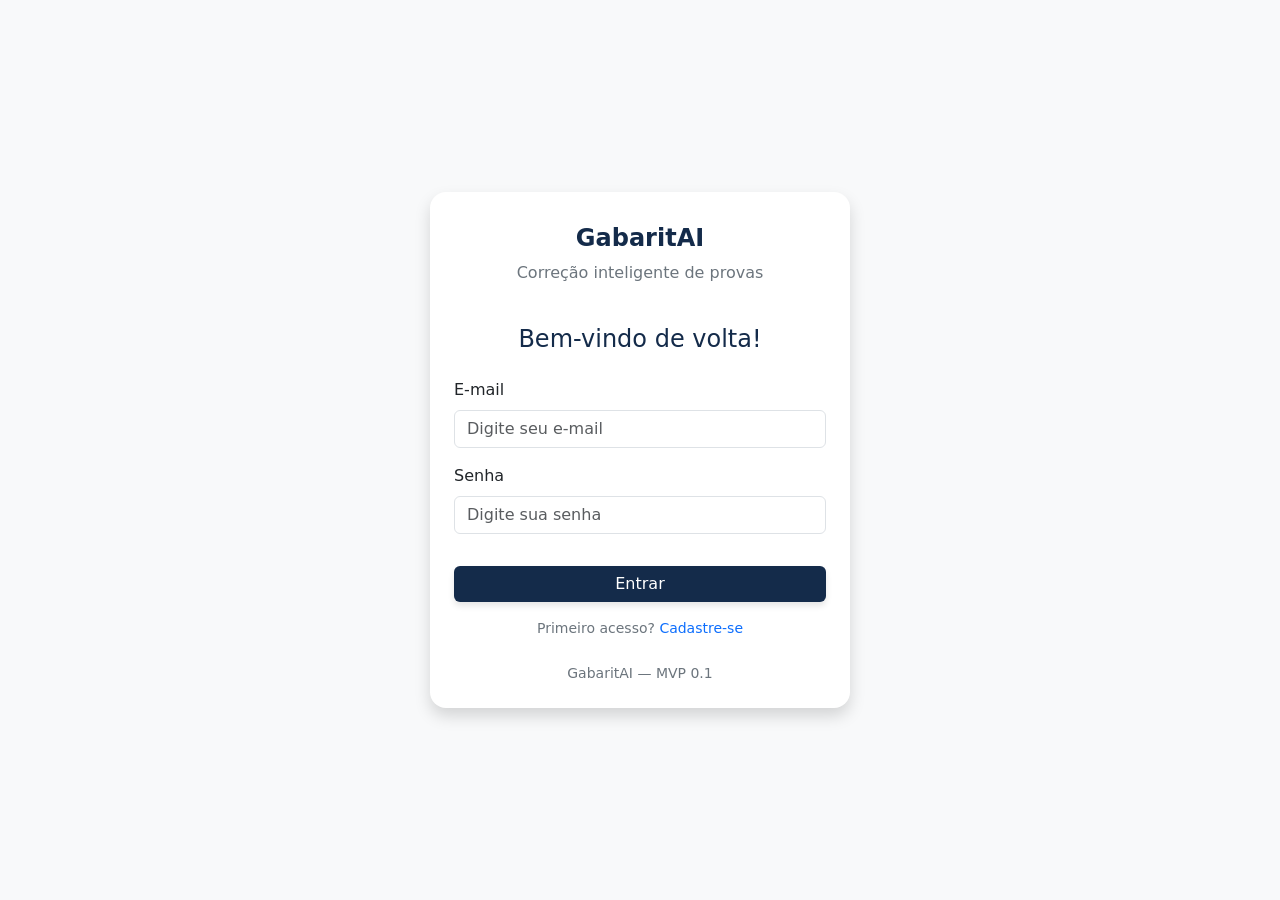
<file: frontend/index.html>
<!DOCTYPE html>
<html lang="pt-BR">
<head>
    <meta charset="UTF-8">
    <meta name="viewport" content="width=device-width, initial-scale=1.0">

    <link href="https://cdn.jsdelivr.net/npm/bootstrap@5.3.7/dist/css/bootstrap.min.css" rel="stylesheet">
    <link rel="stylesheet" href="css/style.css">

    <title>Login | GabaritAI</title>
</head>

<body class="bg-light">

    <main class="container min-vh-100 d-flex align-items-center justify-content-center">

        <div class="card shadow border-0 rounded-4 p-4 w-100" style="max-width: 420px;">

            <div class="text-center mb-4">
                <h1 class="frase-gabaritai mt-2">GabaritAI</h1>
                <p class="text-secondary">
                    Correção inteligente de provas
                </p>
            </div>

            <h2 class="h4 text-center frase-dashboard mb-4">
                Bem-vindo de volta!
            </h2>

            <form id="loginForm">

                <div class="mb-3">
                    <label for="email" class="form-label">
                        E-mail
                    </label>

                    <input
                        type="email"
                        class="form-control"
                        id="email"
                        name="email"
                        placeholder="Digite seu e-mail"
                        required
                    >
                </div>

                <div class="mb-3">
                    <label for="senha" class="form-label">
                        Senha
                    </label>

                    <input
                        type="password"
                        class="form-control"
                        id="senha"
                        name="senha"
                        placeholder="Digite sua senha"
                        required
                    >
                </div>

                <div
                    id="mensagemErro"
                    class="alert alert-danger d-none"
                    role="alert"
                >
                </div>

                <button
                    type="submit"
                    class="btn button-primary w-100 mt-3"
                    id="btnEntrar"
                >
                    Entrar
                </button>

            </form>
            <p class="text-center text-secondary small mt-3 mb-0">
                Primeiro acesso?
                <a href="cadastro.html" class="text-decoration-none">
                    Cadastre-se
                </a>
            </p>
            <p class="text-center text-secondary small mt-4 mb-0">
                GabaritAI — MVP 0.1
            </p>

        </div>

    </main>

    <script src="https://cdn.jsdelivr.net/npm/bootstrap@5.3.7/dist/js/bootstrap.bundle.min.js"></script>
    <script src="js/script.js"></script>

</body>
</html>
</file>
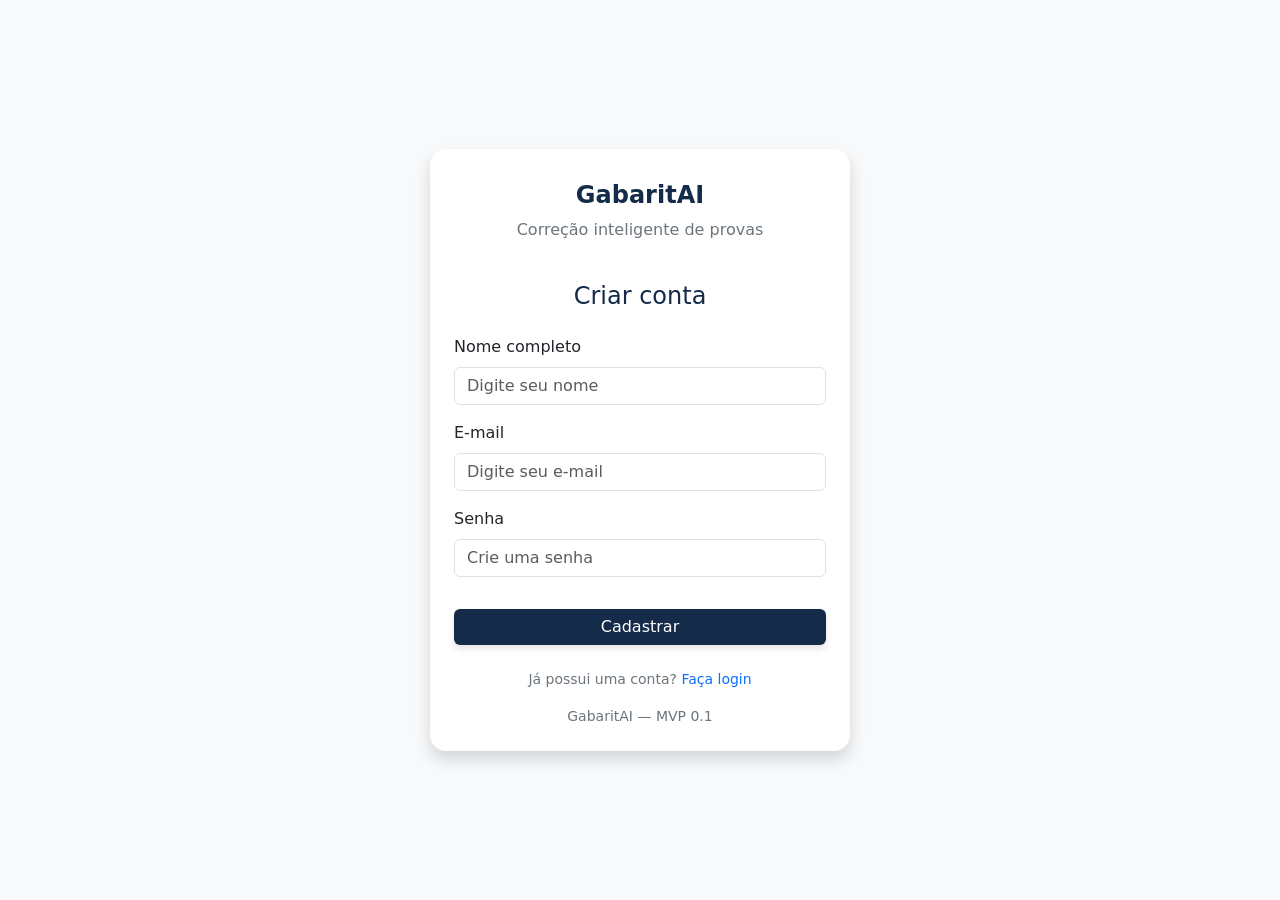
<file: frontend/cadastro.html>
<!DOCTYPE html>
<html lang="pt-BR">
<head>
    <meta charset="UTF-8">
    <meta name="viewport" content="width=device-width, initial-scale=1.0">

    <link href="https://cdn.jsdelivr.net/npm/bootstrap@5.3.7/dist/css/bootstrap.min.css" rel="stylesheet">
    <link rel="stylesheet" href="css/style.css">

    <title>Cadastro | GabaritAI</title>
</head>

<body class="bg-light">

    <main class="container min-vh-100 d-flex align-items-center justify-content-center">

        <div class="card shadow border-0 rounded-4 p-4 w-100" style="max-width: 420px;">

            <div class="text-center mb-4">
                <h1 class="frase-gabaritai mt-2">GabaritAI</h1>
                <p class="text-secondary">
                    Correção inteligente de provas
                </p>
            </div>

            <h2 class="h4 text-center frase-dashboard mb-4">
                Criar conta
            </h2>

            <form id="cadastroForm">

                <div class="mb-3">
                    <label for="nome" class="form-label">Nome completo</label>
                    <input
                        type="text"
                        class="form-control"
                        id="nome"
                        name="nome"
                        placeholder="Digite seu nome"
                        required
                    >
                </div>

                <div class="mb-3">
                    <label for="email" class="form-label">E-mail</label>
                    <input
                        type="email"
                        class="form-control"
                        id="email"
                        name="email"
                        placeholder="Digite seu e-mail"
                        required
                    >
                </div>

                <div class="mb-3">
                    <label for="senha" class="form-label">Senha</label>
                    <input
                        type="password"
                        class="form-control"
                        id="senha"
                        name="senha"
                        placeholder="Crie uma senha"
                        required
                    >
                </div>

                <div
                    id="mensagemErro"
                    class="alert alert-danger d-none"
                    role="alert">
                </div>

                <button
                    type="submit"
                    class="btn button-primary w-100 mt-3"
                    id="btnCadastrar">
                    Cadastrar
                </button>

            </form>

            <p class="text-center text-secondary small mt-4 mb-0">
                Já possui uma conta?
                <a href="index.html" class="text-decoration-none">
                    Faça login
                </a>
            </p>

            <p class="text-center text-secondary small mt-3 mb-0">
                GabaritAI — MVP 0.1
            </p>

        </div>

    </main>

    <script src="https://cdn.jsdelivr.net/npm/bootstrap@5.3.7/dist/js/bootstrap.bundle.min.js"></script>
    <script src="js/cadastro.js"></script>

</body>
</html>
</file>
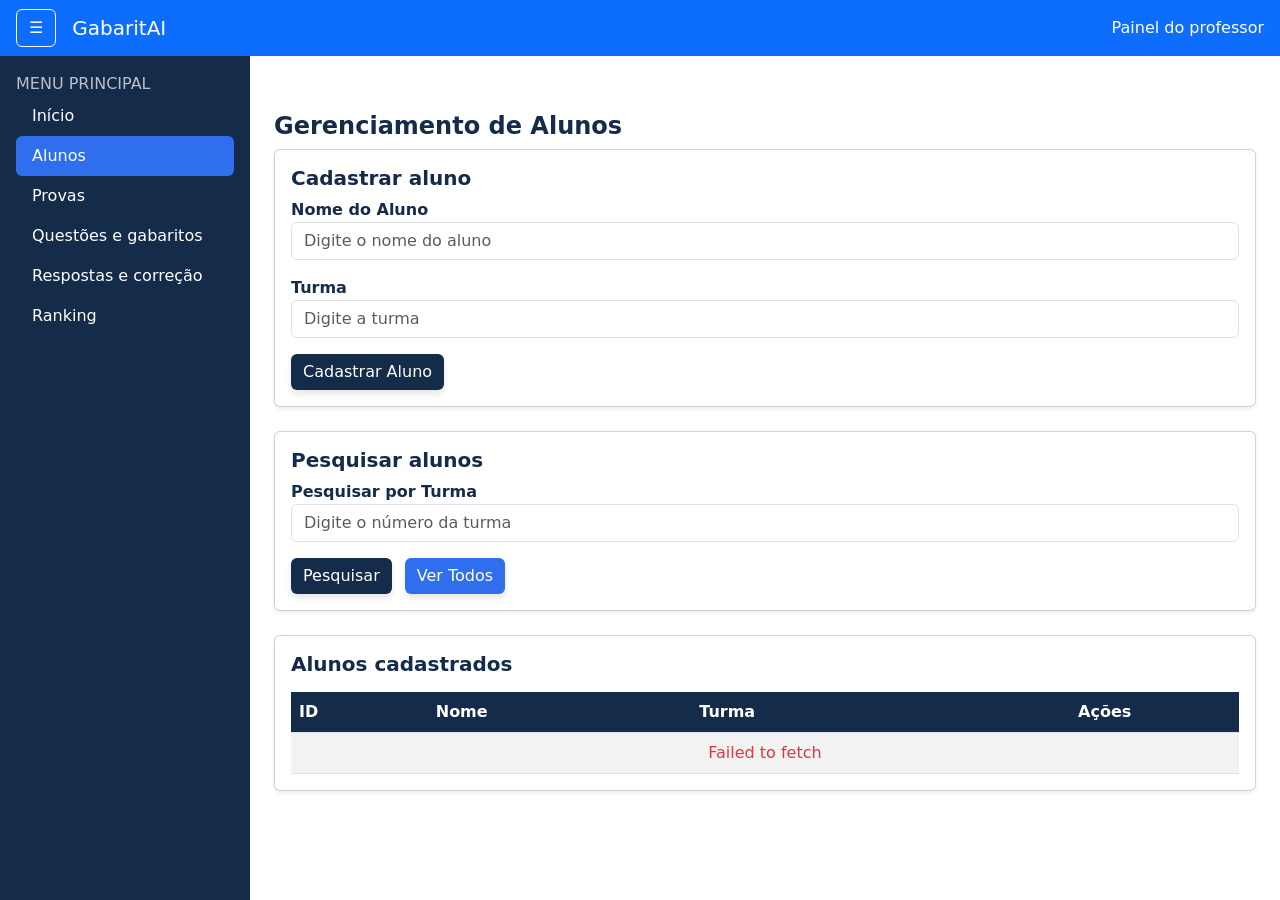
<file: frontend/pages/alunos.html>
<!DOCTYPE html>
<html lang="pt-BR">
<head>
    <meta charset="UTF-8">
    <meta name="viewport" content="width=device-width, initial-scale=1.0">

    <title>Alunos | GabaritAI</title>

    <link
        href="https://cdn.jsdelivr.net/npm/bootstrap@5.3.7/dist/css/bootstrap.min.css"
        rel="stylesheet"
    >
    <link rel="stylesheet" href="../css/style.css">
</head>
<body>
    <!-- Barra superior -->
    <header class="navbar bg-primary navbar-dark px-3">
        <button
            class="btn btn-outline-light"
            type="button"
            data-bs-toggle="collapse"
            data-bs-target="#menuLateral"
            aria-controls="menuLateral"
            aria-expanded="true"
            aria-label="Recolher ou expandir menu"
        >
            ☰
        </button>

        <a class="navbar-brand ms-3 me-auto" href="dashboard.html">
            GabaritAI
        </a>

        <span class="navbar-text text-white">
            Painel do professor
        </span>
    </header>

    <div class="d-flex">
        <!-- Menu lateral -->
        <aside
            class="menu-lateral collapse show"
            id="menuLateral"
        >
            <nav class="nav flex-column p-3">
                <span class="menu-titulo">
                    MENU PRINCIPAL
                </span>

                <a class="nav-link" href="dashboard.html">
                    Início
                </a>

                <a
                    class="nav-link active"
                    href="alunos.html"
                    aria-current="page"
                >
                    Alunos
                </a>

                <a class="nav-link" href="cadastro_prova.html">
                    Provas
                </a>

                <a class="nav-link" href="lista_questoes.html">
                    Questões e gabaritos
                </a>

                <a class="nav-link" href="respostas.html">
                    Respostas e correção
                </a>

                <a class="nav-link" href="ranking.html">
                    Ranking
                </a>
            </nav>
        </aside>

        <!-- Conteúdo da página -->
        <main class="flex-grow-1 p-3 p-md-4">
            <h1 class="frase-gabaritai">Gerenciamento de Alunos</h1>

            <!-- Cadastro -->
            <section class="card shadow-sm mb-4">
                <div class="card-body">
                    <h2 class="titulo-card">Cadastrar aluno</h2>

                    <form id="cadastroAlunoForm">
                        <div class="mb-3">
                            <label for="nome" class="sub-card-aluno">
                                Nome do Aluno
                            </label>

                            <input
                                type="text"
                                class="form-control"
                                id="nome"
                                placeholder="Digite o nome do aluno"
                                required
                            >
                        </div>

                        <div class="mb-3">
                            <label for="turma" class="sub-card-aluno">
                                Turma
                            </label>

                            <input
                                type="number"
                                class="form-control"
                                id="turma"
                                placeholder="Digite a turma"
                                required
                            >
                        </div>

                        <div id="mensagemAlerta" class="mb-3"></div>

                        <button
                            type="submit"
                            class="button-primary btn"
                        >
                            Cadastrar Aluno
                        </button>
                    </form>
                </div>
            </section>

            <!-- Pesquisa -->
            <section class="card shadow-sm mb-4">
                <div class="card-body">
                    <h2 class="titulo-card">Pesquisar alunos</h2>

                    <form id="pesquisarAlunoForm">
                        <div class="mb-3">
                            <label for="pesquisa" class="sub-card-aluno">
                                Pesquisar por Turma
                            </label>

                            <input
                                type="number"
                                class="form-control"
                                id="pesquisa"
                                placeholder="Digite o número da turma"
                                required
                            >
                        </div>

                        <button
                            type="button"
                            id="btnPesquisar"
                            class="button-primary btn"
                        >
                            Pesquisar
                        </button>

                        <button
                            type="button"
                            id="btnLimparPesquisa"
                            class="button-destaque btn btn-outline-secondary ms-2"
                        >
                            Ver Todos
                        </button>
                    </form>
                </div>
            </section>

            <!-- Listagem -->
            <section class="card shadow-sm">
                <div class="card-body">
                    <h2 class="titulo-card mb-3">Alunos cadastrados</h2>

                    <div class="table-responsive">
                        <table class="table table-striped table-hover align-middle">
                            <thead class="cabecalho-tabela">
                                <tr>
                                    <th>ID</th>
                                    <th>Nome</th>
                                    <th>Turma</th>
                                    <th class="text-center">Ações</th>
                                </tr>
                            </thead>

                            <tbody id="tabelaAlunosBody">
                                <!-- Preenchido via JavaScript -->
                            </tbody>
                        </table>
                    </div>
                </div>
            </section>
        </main>
    </div>


    <script src="https://cdn.jsdelivr.net/npm/bootstrap@5.3.7/dist/js/bootstrap.bundle.min.js"></script>
    <script src="../js/alunos.js"></script>
</body>
</html>
</file>
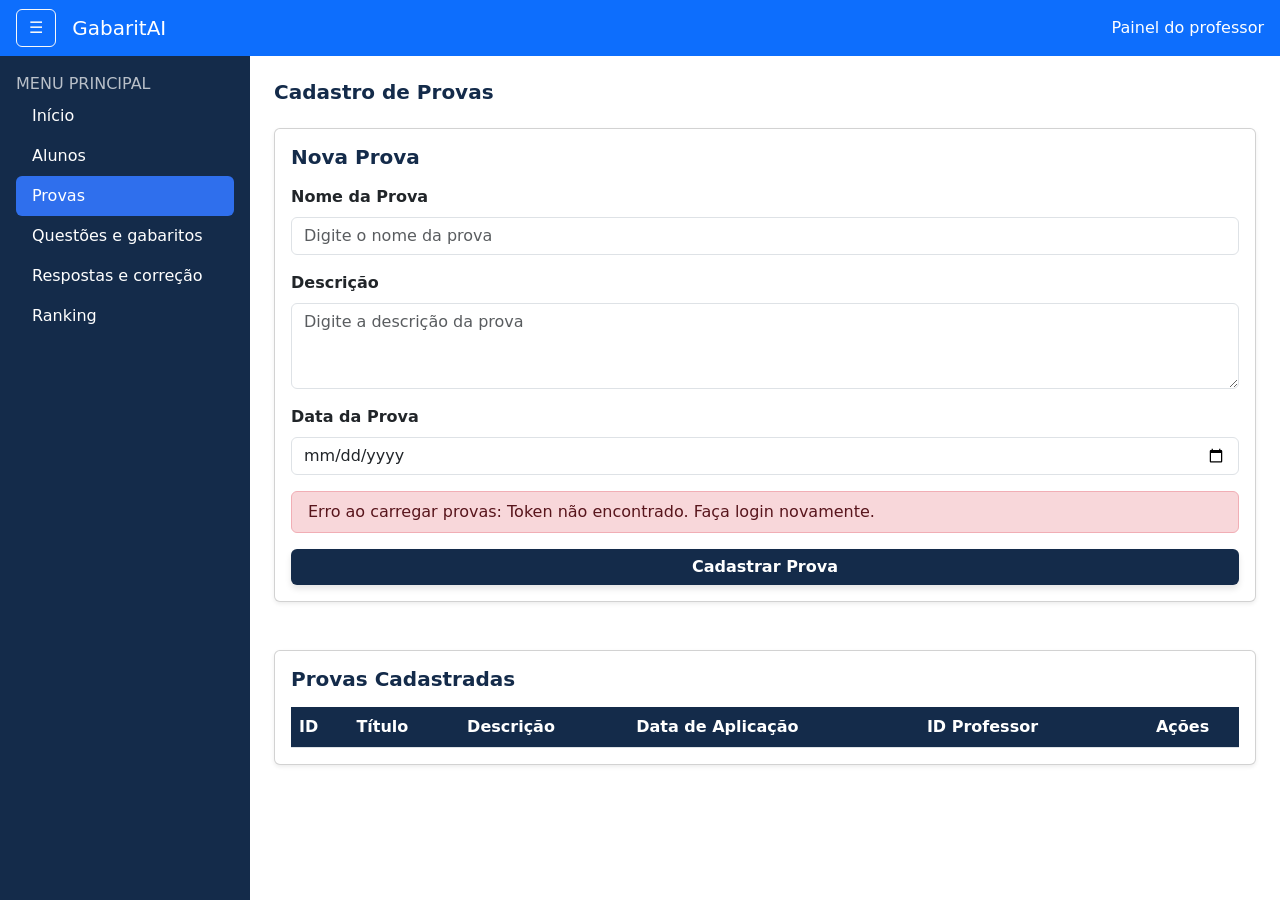
<file: frontend/pages/cadastro_prova.html>
<!DOCTYPE html>
<html lang="pt-br">
<head>
    <meta charset="UTF-8">
    <meta name="viewport" content="width=device-width, initial-scale=1.0">
    <title>Cadastro de provas</title>
    <link href="https://cdn.jsdelivr.net/npm/bootstrap@5.3.7/dist/css/bootstrap.min.css" rel="stylesheet">
    <link rel="stylesheet" href="../css/style.css">
</head>
<body>
    <!-- Barra superior -->
    <header class="navbar bg-primary navbar-dark px-3">
        <button
            class="btn btn-outline-light"
            type="button"
            data-bs-toggle="collapse"
            data-bs-target="#menuLateral"
            aria-controls="menuLateral"
            aria-expanded="true"
            aria-label="Recolher ou expandir menu"
        >
            ☰
        </button>

        <a class="navbar-brand ms-3 me-auto" href="dashboard.html">
            GabaritAI
        </a>

        <span class="navbar-text text-white">
            Painel do professor
        </span>
    </header>

    <div class="d-flex">
        <!-- Menu lateral -->
        <aside
            class="menu-lateral collapse show"
            id="menuLateral"
        >
            <nav class="nav flex-column p-3">
                <span class="menu-titulo">
                    MENU PRINCIPAL
                </span>

                <a class="nav-link" href="dashboard.html">
                    Início
                </a>

                <a
                    class="nav-link"
                    href="alunos.html"
                >
                    Alunos
                </a>

                <a class="nav-link active" 
                    href="cadastro_prova.html"
                    aria-current="page">
                    Provas
                </a>

                <a class="nav-link" href="lista_questoes.html">
                    Questões e gabaritos
                </a>

                <a class="nav-link" href="respostas.html">
                    Respostas e correção
                </a>

                <a class="nav-link" href="ranking.html">
                    Ranking
                </a>
            </nav>
        </aside>
        
        <main class="flex-grow-1 p-4">
            <h1 class="titulo-card mb-4">Cadastro de Provas</h1>
            <section class="card shadow-sm mb-5">
                <div class="card-body">
                    <h2 class="titulo-card mb-3">Nova Prova</h2>
                    <form id="cadastroProvaForm">
                        <div class="mb-3">
                            <label for="nome" class="form-label fw-bold">Nome da Prova</label>
                            <input type="text" class="form-control" id="nome" placeholder="Digite o nome da prova">
                        </div>
                        <div class="mb-3">
                            <label for="descricao" class="form-label fw-bold">Descrição</label>
                            <textarea class="form-control" id="descricao" rows="3" placeholder="Digite a descrição da prova"></textarea>
                        </div>
                        <div class="mb-3">
                            <label for="data" class="form-label fw-bold">Data da Prova</label>
                            <input type="date" class="form-control" id="data">
                        </div>
                        <div id="mensagemAlerta" class="mb-3"></div>
                        <button type="submit" class="btn button-primary w-100 fw-bold">Cadastrar Prova</button>
                    </form>
                </div>    
            </section>
            <!-- TABELA DE PROVAS -->
            <section class="card shadow-sm mb-4">
                <div class="card-body">
                    <h2 class="titulo-card mb-3">Provas Cadastradas</h2>

                    <div class="table-responsive">
                        <table class="table table-striped table-hover align-middle">
                            <thead class="cabecalho-tabela">
                                <tr>
                                    <th>ID</th>
                                    <th>Título</th>
                                    <th>Descrição</th>
                                    <th>Data de Aplicação</th>
                                    <th>ID Professor</th>
                                    <th class="text-center">Ações</th>
                                </tr>
                            </thead>

                            <tbody id="tabelaProvasBody">
                                <!-- Preenchido via JS -->
                            </tbody>
                        </table>
                    </div>
                </div>
            </section>

            
            <!-- PAINEL DE QUESTÕES DA PROVA SELECIONADA -->
            <section id="painelQuestoes" class="card shadow-sm mb-4 d-none">
                <div class="card-body">

                    <!-- Cabeçalho do painel -->
                    <div class="d-flex justify-content-between align-items-center mb-4">
                        <h2 class="titulo-card m-0" id="tituloProvaSelecionada">
                            Questões da Prova
                        </h2>

                        <button
                            type="button"
                            class="btn button-destaque"
                            onclick="fecharPainelQuestoes()"
                        >
                            Fechar ✖
                        </button>
                    </div>

                    <!-- FORMULÁRIO DE CADASTRO DE QUESTÃO -->
                    <section class="card shadow-sm mb-4">
                        <div class="card-body">
                            <h3 class="titulo-card mb-3">
                                Adicionar Questão ao Gabarito
                            </h3>

                            <form id="cadastroQuestaoForm" class="row g-3">
                                <div class="col-md-4">
                                    <label for="numeroQuestao" class="form-label fw-bold">
                                        Nº Questão
                                    </label>
                                    <input
                                        type="number"
                                        class="form-control"
                                        id="numeroQuestao"
                                        placeholder="Ex: 1"
                                        min="1"
                                        required
                                    >
                                </div>

                                <div class="col-md-5">
                                    <label for="alternativaCorreta" class="form-label fw-bold">
                                        Alternativa Correta
                                    </label>
                                    <select
                                        class="form-select"
                                        id="alternativaCorreta"
                                        required
                                    >
                                        <option value="">Selecione...</option>
                                        <option value="A">A</option>
                                        <option value="B">B</option>
                                        <option value="C">C</option>
                                        <option value="D">D</option>
                                        <option value="E">E</option>
                                    </select>
                                </div>

                                <div class="col-md-3 d-flex align-items-end">
                                    <button
                                        type="submit"
                                        class="btn button-primary w-100 fw-bold"
                                    >
                                        Salvar Questão
                                    </button>
                                </div>
                            </form>

                            <div id="alertaQuestao" class="mt-3"></div>
                        </div>
                    </section>

                    <!-- TABELA DE QUESTÕES DA PROVA -->
                    <div class="table-responsive">
                        <table class="table table-bordered table-hover align-middle text-center">
                            <thead class="cabecalho-tabela">
                                <tr>
                                    <th>Nº Questão</th>
                                    <th>Gabarito Oficial</th>
                                    <th>Ação</th>
                                </tr>
                            </thead>

                            <tbody id="tabelaQuestoesBody">
                                <!-- Preenchido via JS -->
                            </tbody>
                        </table>
                    </div>

                </div>
            </section> 
        </main>    
    </div>
    <script src="https://cdn.jsdelivr.net/npm/bootstrap@5.3.7/dist/js/bootstrap.bundle.min.js"></script>
    <script src="../js/provas.js"></script>
</body>
</html>
</file>
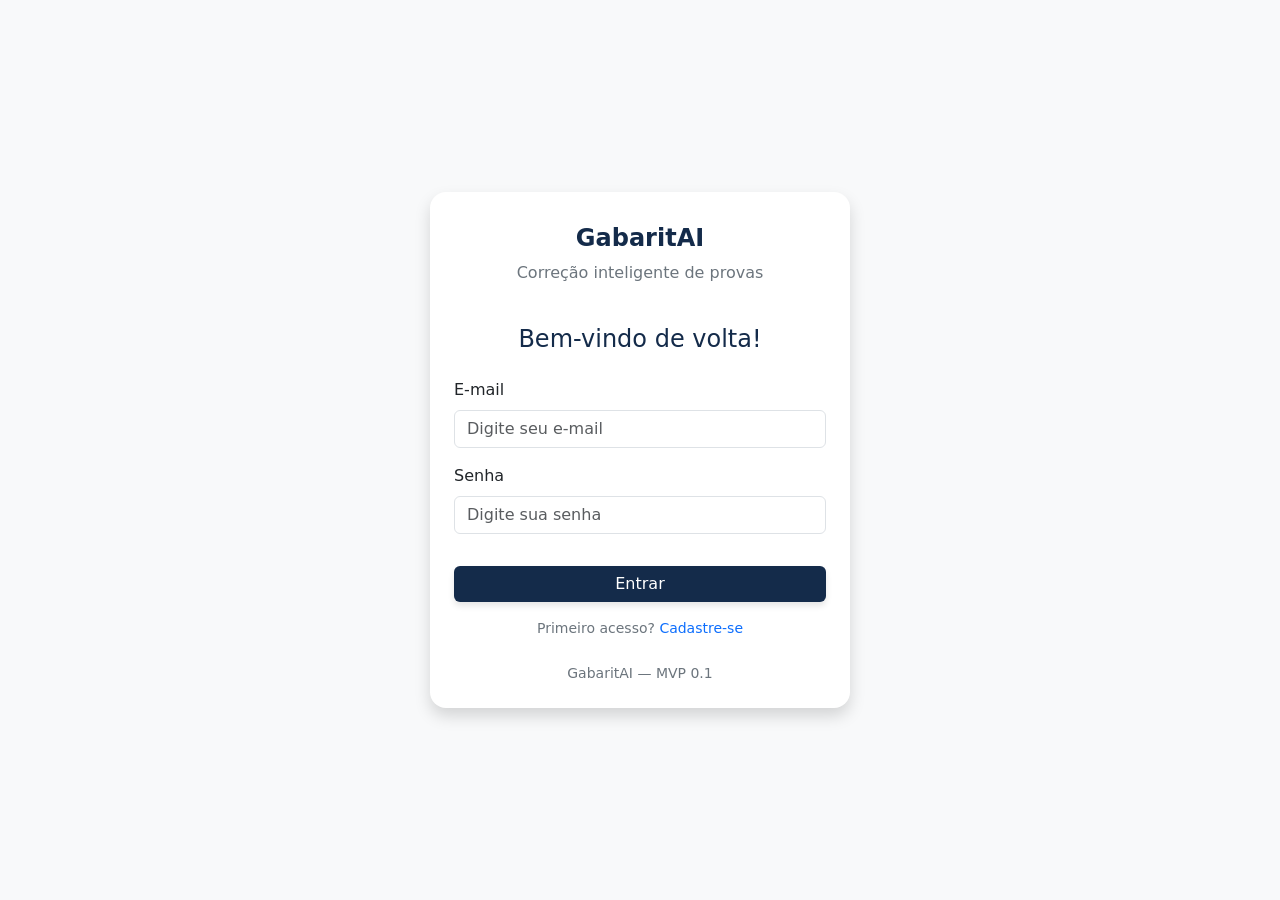
<file: frontend/pages/dashboard.html>
<!DOCTYPE html>
<html lang="pt-BR">
<head>
    <meta charset="UTF-8">
    <meta name="viewport" content="width=device-width, initial-scale=1.0">

    <title>Dashboard | GabaritAI</title>

    <link
        href="https://cdn.jsdelivr.net/npm/bootstrap@5.3.7/dist/css/bootstrap.min.css"
        rel="stylesheet"
    >
    <link rel="stylesheet" href="../css/style.css">
</head>
<body>

    <header class="navbar bg-primary navbar-dark px-3">
        <button
            class="btn btn-outline-light"
            type="button"
            data-bs-toggle="collapse"
            data-bs-target="#menuLateral"
            aria-controls="menuLateral"
            aria-expanded="true"
            aria-label="Recolher ou expandir menu"
        >
            ☰
        </button>

        <a class="navbar-brand ms-3 me-auto" href="dashboard.html">
            GabaritAI
        </a>

        <span class="navbar-text text-white me-3">
            Painel do professor
        </span>

        <button
            class="btn btn-outline-light"
            type="button"
            id="btnLogout"
        >
            Sair
        </button>
    </header>


    <div class="d-flex">
        <aside
            class="menu-lateral collapse show"
            id="menuLateral"
        >
            <nav class="nav flex-column p-3">
                <span class="menu-titulo small mb-2">
                    MENU PRINCIPAL
                </span>

                <a class="nav-link active" href="dashboard.html">
                    Início
                </a>
                <a class="nav-link" href="alunos.html">
                    Alunos
                </a>
                <a class="nav-link" href="cadastro_prova.html">
                    Provas
                </a>
                <a class="nav-link" href="lista_questoes.html">
                    Questões e gabaritos
                </a>
                <a class="nav-link" href="respostas.html">
                    Respostas e correção
                </a>
                <a class="nav-link" href="ranking.html">
                    Ranking
                </a>
            </nav>
        </aside>

        <main class="container-fluid p-4">
            <h1 class="frase-gabaritai">
                Bem-vindo, <span id="nomeProfessor">professor!</span>
            </h1>

            <p class="frase-dashboard">
                Acesse as funcionalidades do sistema pelo menu
                ou pelos atalhos abaixo.
            </p>

            <div class="row g-3">
                <div class="col-12 col-md-6 col-xl-4">
                    <a href="alunos.html"
                       class="card card-atalho card-body h-100 text-decoration-none">
                        <h2 class="titulo-card">Alunos</h2>
                        <p class="frase-dashboard">
                            Cadastre e consulte os alunos.
                        </p>
                    </a>
                </div>

                <div class="col-12 col-md-6 col-xl-4">
                    <a href="cadastro_prova.html"
                       class="card card-atalho card-body h-100 text-decoration-none">
                        <h2 class="titulo-card">Provas</h2>
                        <p class="frase-dashboard">
                            Acesse o cadastro de provas.
                        </p>
                    </a>
                </div>

                <div class="col-12 col-md-6 col-xl-4">
                    <a href="lista_questoes.html"
                       class="card card-atalho card-body h-100 text-decoration-none">
                        <h2 class="titulo-card">Questões e gabaritos</h2>
                        <p class="frase-dashboard">
                            Consulte e gerencie os gabaritos.
                        </p>
                    </a>
                </div>

                <div class="col-12 col-md-6 col-xl-4">
                    <a href="respostas.html"
                       class="card card-atalho card-body h-100 text-decoration-none">
                        <h2 class="titulo-card">Respostas e correção</h2>
                        <p class="frase-dashboard">
                            Registre respostas e consulte correções.
                        </p>
                    </a>
                </div>

                <div class="col-12 col-md-6 col-xl-4">
                    <a href="ranking.html"
                       class="card card-atalho card-body h-100 text-decoration-none">
                        <h2 class="titulo-card">Ranking</h2>
                        <p class="frase-dashboard">
                            Consulte a classificação dos alunos.
                        </p>
                    </a>
                </div>
            </div>
        </main>
    </div>


    <script src="../js/dashboard.js"></script>
    <script src="https://cdn.jsdelivr.net/npm/bootstrap@5.3.7/dist/js/bootstrap.bundle.min.js"></script>
</body>
</html>
</file>
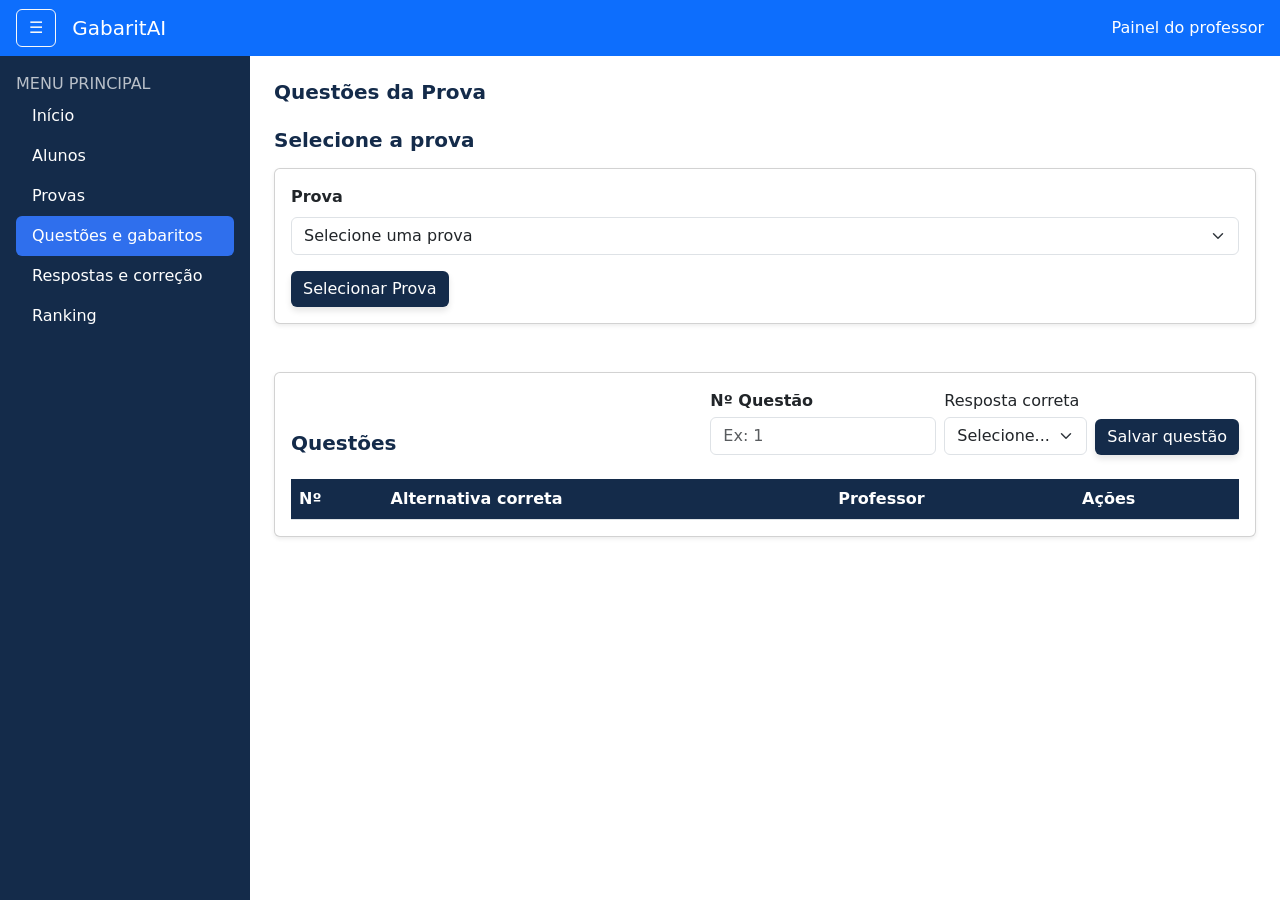
<file: frontend/pages/lista_questoes.html>
<!DOCTYPE html>
<html lang="pt-BR">

<head>
    <meta charset="UTF-8">
    <meta name="viewport" content="width=device-width, initial-scale=1.0">
    <title>Questões</title>

    <link href="https://cdn.jsdelivr.net/npm/bootstrap@5.3.7/dist/css/bootstrap.min.css" rel="stylesheet">
    <link rel="stylesheet" href="../css/style.css">
</head>
<body>
    <!-- Barra superior -->
    <header class="navbar bg-primary navbar-dark px-3">
        <button
            class="btn btn-outline-light"
            type="button"
            data-bs-toggle="collapse"
            data-bs-target="#menuLateral"
            aria-controls="menuLateral"
            aria-expanded="true"
            aria-label="Recolher ou expandir menu"
        >
            ☰
        </button>

        <a class="navbar-brand ms-3 me-auto" href="dashboard.html">
            GabaritAI
        </a>

        <span class="navbar-text text-white">
            Painel do professor
        </span>
    </header>

    <div class="d-flex">
        <!-- Menu lateral -->
        <aside
            class="menu-lateral collapse show"
            id="menuLateral"
        >
            <nav class="nav flex-column p-3">
                <span class="menu-titulo">
                    MENU PRINCIPAL
                </span>

                <a class="nav-link" href="dashboard.html">
                    Início
                </a>

                <a
                    class="nav-link"
                    href="alunos.html"
                >
                    Alunos
                </a>

                <a class="nav-link" 
                    href="cadastro_prova.html"
                >
                    Provas
                </a>

                <a class="nav-link active" 
                    href="lista_questoes.html"
                    aria-current="page"
                >
                    Questões e gabaritos
                </a>

                <a class="nav-link" href="respostas.html">
                    Respostas e correção
                </a>

                <a class="nav-link" href="ranking.html">
                    Ranking
                </a>
            </nav>
        </aside>

        <main class="flex-grow-1 p-4">
            <h1 class="titulo-card mb-4">Questões da Prova</h1>
            <!-- Seleção da prova -->
            <div class="container-fluid px-0">
                <h2 class="titulo-card mb-3">Selecione a prova</h2>
                <section class="card shadow-sm mb-5">
                    <div class="card-body">
                        <form id="seletorProvaForm">
                            <div class="mb-3">
                                <label for="provaSelect" class="form-label fw-bold">
                                    Prova
                                </label>
                                <select class="form-select" id="provaSelect">
                                    <option value="">Selecione uma prova</option>
                                </select>
                            </div>
                            <button type="submit" class="btn button-primary">
                                Selecionar Prova
                            </button>
                        </form>
                    </div>
                </section>
                    
                <section class="card shadow-sm mb-4">
                    <!-- Tabela de questões -->
                    <div class="card-body">
                        <div class="d-flex flex-wrap justify-content-between align-items-end gap-3 mb-4" id="adicionaQuestao">
                            <h2 class="titulo-card mb-0">Questões</h2>
                            <form id="cadastroQuestaoForm" class="row g-2 align-items-end">
                                <div class="col-auto">
                                    <label for="numeroQuestao" class="form-label mb-1 fw-bold">
                                        Nº Questão
                                    </label>
                                    <input type="number" class="form-control" id="numeroQuestao" min="1" placeholder="Ex: 1" required>
                                </div>
                                <div class="col-auto">
                                    <label for="alternativaCorreta" class="form-label mb-1">Resposta correta</label>
                                    <select class="form-select" id="alternativaCorreta" required>
                                        <option value="">Selecione...</option>
                                        <option value="A">A</option>
                                        <option value="B">B</option>
                                        <option value="C">C</option>
                                        <option value="D">D</option>
                                        <option value="E">E</option>
                                    </select>
                                </div>
                                <div class="col-auto">
                                    <button type="submit" class="btn button-primary" id="botaoSalvarQuestao">
                                        Salvar questão
                                    </button>

                                    <button type="button" class="btn btn-secondary d-none" id="botaoCancelarEdicao">
                                        Cancelar edição
                                    </button>
                                </div>
                            </form>
                        </div>

                        <div class="table-responsive">
                            <table class="table table-striped table-hover align-middle">
                                <thead class="cabecalho-tabela">
                                    <tr>
                                        <th>Nº</th>
                                        <th>Alternativa correta</th>
                                        <th>Professor</th>
                                        <th>Ações</th>
                                    </tr>
                                </thead>
                                <tbody id="tabelaQuestoesBody">
                                    <!-- Questões serão inseridas pelo JavaScript -->
                                </tbody>
                            </table>
                        </div>
                    </div>
                </section>
            </div>            
        </main>
    </div>
    <script src="https://cdn.jsdelivr.net/npm/bootstrap@5.3.7/dist/js/bootstrap.bundle.min.js"></script>
    <script src="../js/script.js"></script>
    <script src="../js/questoes.js"></script>
</body>

</html>
</file>
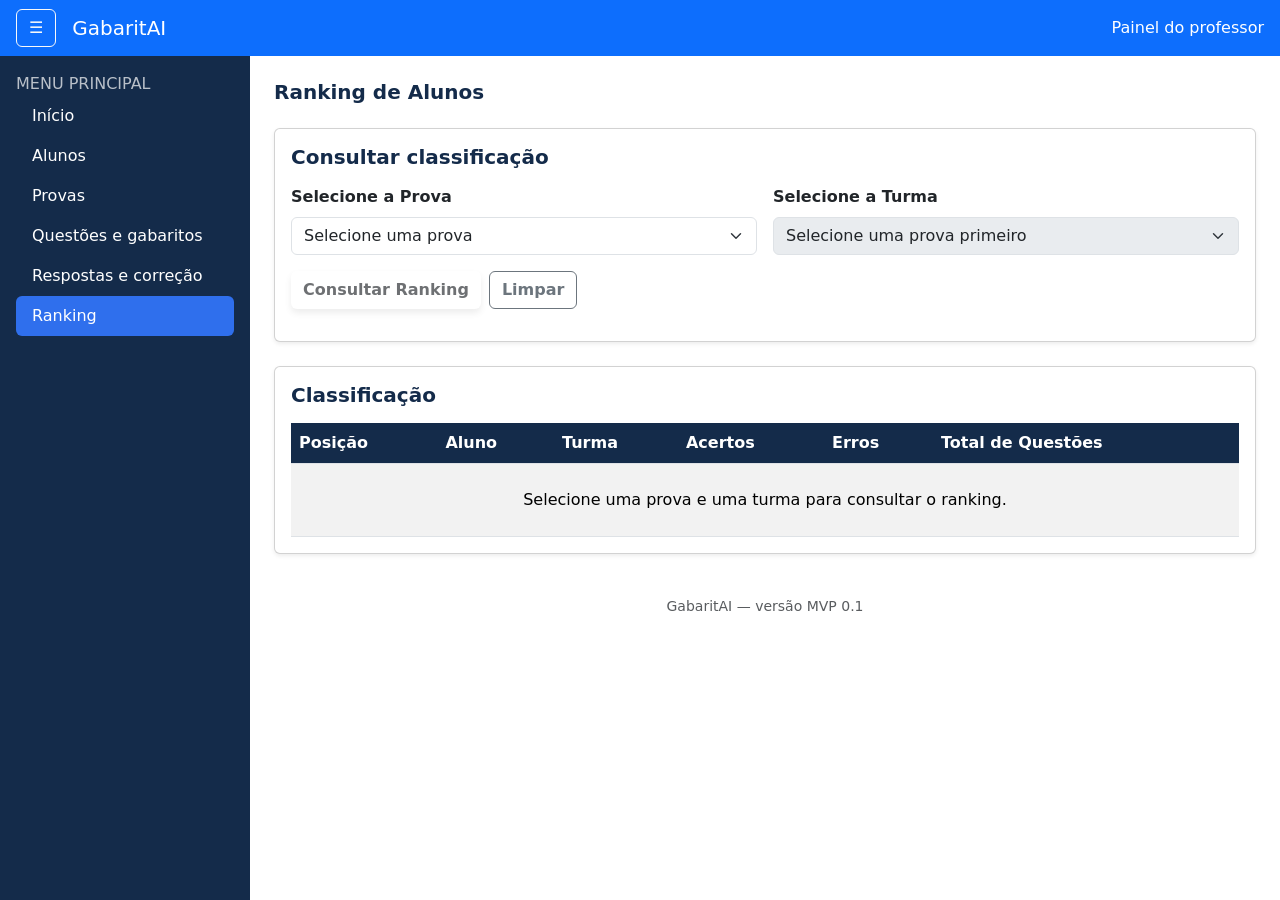
<file: frontend/pages/ranking.html>
<!DOCTYPE html>
<html lang="pt-br">
<head>
    <meta charset="UTF-8">
    <meta name="viewport" content="width=device-width, initial-scale=1.0">

    <title>Ranking de Alunos | GabaritAI</title>

    <link
        href="https://cdn.jsdelivr.net/npm/bootstrap@5.3.7/dist/css/bootstrap.min.css"
        rel="stylesheet"
    >
    <link rel="stylesheet" href="../css/style.css">
</head>
<body>

    <!-- Barra superior -->
    <header class="navbar bg-primary navbar-dark px-3">
        <button
            class="btn btn-outline-light"
            type="button"
            data-bs-toggle="collapse"
            data-bs-target="#menuLateral"
            aria-controls="menuLateral"
            aria-expanded="true"
            aria-label="Recolher ou expandir menu"
        >
            ☰
        </button>

        <a class="navbar-brand ms-3 me-auto" href="dashboard.html">
            GabaritAI
        </a>

        <span class="navbar-text text-white">
            Painel do professor
        </span>
    </header>

    <div class="d-flex">

        <!-- Menu lateral -->
        <aside class="menu-lateral collapse show" id="menuLateral">
            <nav class="nav flex-column p-3">
                <span class="menu-titulo">MENU PRINCIPAL</span>

                <a class="nav-link" href="dashboard.html">Início</a>
                <a class="nav-link" href="alunos.html">Alunos</a>
                <a class="nav-link" href="cadastro_prova.html">Provas</a>
                <a class="nav-link" href="lista_questoes.html">
                    Questões e gabaritos
                </a>
                <a class="nav-link" href="respostas.html">
                    Respostas e correção
                </a>
                <a
                    class="nav-link active"
                    href="ranking.html"
                    aria-current="page"
                >
                    Ranking
                </a>
            </nav>
        </aside>

        <!-- Conteúdo principal -->
        <main class="flex-grow-1 p-4">

            <h1 class="titulo-card mb-4">Ranking de Alunos</h1>

            <!-- Filtros do ranking -->
            <section class="card shadow-sm mb-4">
                <div class="card-body">

                    <h2 class="titulo-card mb-3">
                        Consultar classificação
                    </h2>

                    <div class="row g-3 mb-3">

                        <div class="col-md-6">
                            <label for="provaSelect" class="form-label fw-bold">
                                Selecione a Prova
                            </label>

                            <select
                                id="provaSelect"
                                class="form-select"
                                required
                            >
                                <option value="">Selecione uma prova</option>
                            </select>
                        </div>

                        <div class="col-md-6">
                            <label for="turmaSelect" class="form-label fw-bold">
                                Selecione a Turma
                            </label>

                            <select
                                id="turmaSelect"
                                class="form-select"
                                disabled
                                required
                            >
                                <option value="">
                                    Selecione uma prova primeiro
                                </option>
                            </select>
                        </div>

                    </div>

                    <div class="d-flex flex-wrap gap-2">
                        <button
                            type="button"
                            id="btnConsultarRanking"
                            class="btn button-primary fw-bold"
                            disabled
                        >
                            Consultar Ranking
                        </button>

                        <button
                            type="button"
                            id="btnLimparRanking"
                            class="btn btn-outline-secondary fw-bold"
                        >
                            Limpar
                        </button>
                    </div>

                    <div
                        id="mensagemAlerta"
                        class="mt-3 mb-0"
                        role="status"
                    ></div>

                </div>
            </section>

            <!-- Tabela de classificação -->
            <section class="card shadow-sm mb-4">
                <div class="card-body">

                    <h2 class="titulo-card mb-3">
                        Classificação
                    </h2>

                    <div class="table-responsive">
                        <table class="table table-striped table-hover align-middle mb-0">
                            <thead class="cabecalho-tabela">
                                <tr>
                                    <th scope="col">Posição</th>
                                    <th scope="col">Aluno</th>
                                    <th scope="col">Turma</th>
                                    <th scope="col">Acertos</th>
                                    <th scope="col">Erros</th>
                                    <th scope="col">Total de Questões</th>
                                </tr>
                            </thead>

                            <tbody id="tabelaRankingBody">
                                <tr>
                                    <td colspan="6" class="text-center py-4">
                                        Selecione uma prova e uma turma para
                                        consultar o ranking.
                                    </td>
                                </tr>
                            </tbody>
                        </table>
                    </div>

                </div>
            </section>

            <footer class="text-center text-muted py-3">
                <small>GabaritAI — versão MVP 0.1</small>
            </footer>

        </main>
    </div>

    <!-- Scripts -->
    <script src="https://cdn.jsdelivr.net/npm/bootstrap@5.3.7/dist/js/bootstrap.bundle.min.js"></script>
    <script src="../js/script.js"></script>
    <script src="../js/ranking.js"></script>

</body>
</html>
</file>
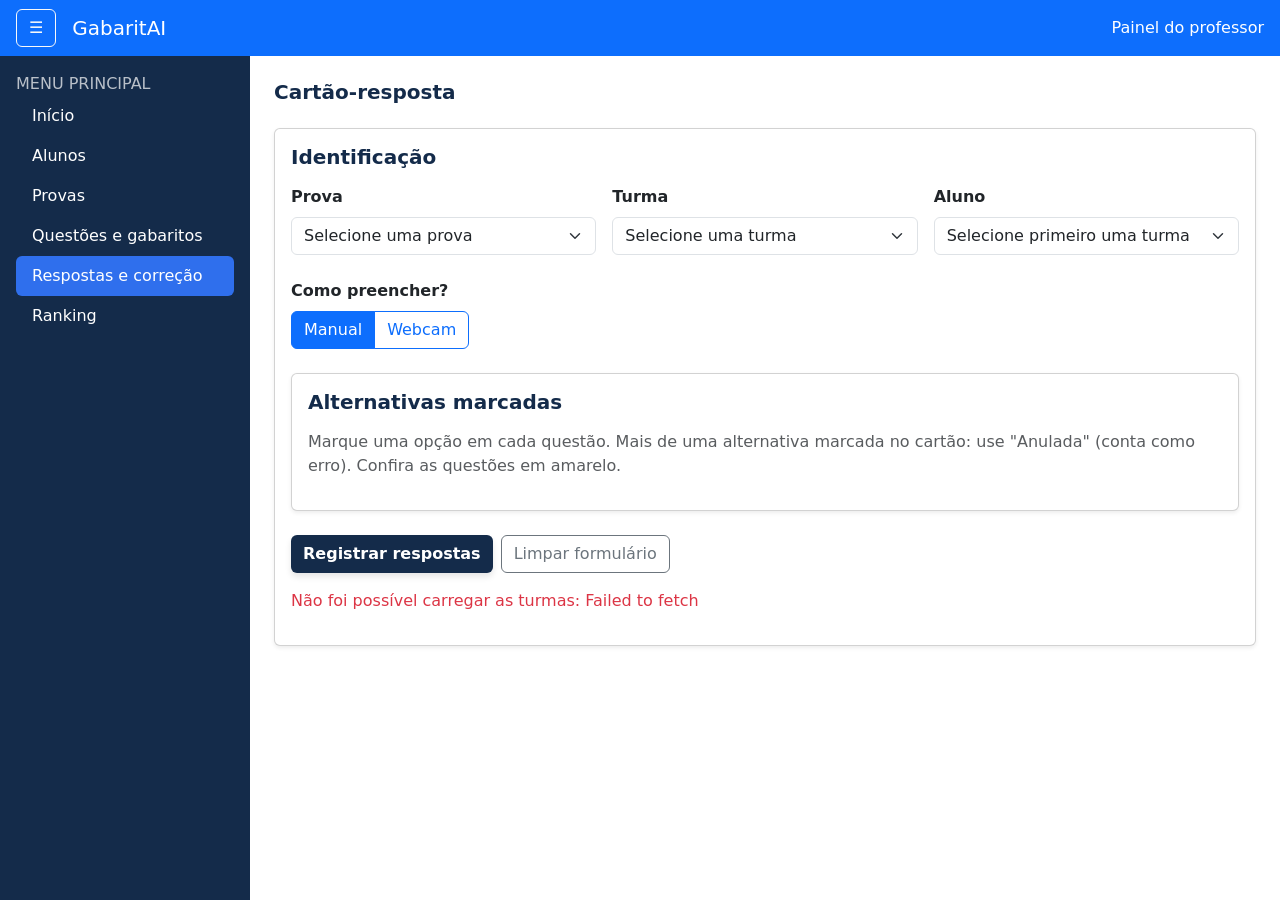
<file: frontend/pages/respostas.html>
<!DOCTYPE html>
<html lang="pt-br">
<head>
    <meta charset="UTF-8">
    <meta name="viewport" content="width=device-width, initial-scale=1.0">
    <title>Cartão-resposta | GabaritAI</title>

    <link
        href="https://cdn.jsdelivr.net/npm/bootstrap@5.3.7/dist/css/bootstrap.min.css"
        rel="stylesheet"
    >
    <link rel="stylesheet" href="../css/style.css">
</head>
<body>
    <!-- Barra superior -->
    <header class="navbar bg-primary navbar-dark px-3">
        <button
            class="btn btn-outline-light"
            type="button"
            data-bs-toggle="collapse"
            data-bs-target="#menuLateral"
            aria-controls="menuLateral"
            aria-expanded="true"
            aria-label="Recolher ou expandir menu"
        >
            ☰
        </button>

        <a class="navbar-brand ms-3 me-auto" href="dashboard.html">
            GabaritAI
        </a>

        <span class="navbar-text text-white">
            Painel do professor
        </span>
    </header>

    <div class="d-flex">
        <!-- Menu lateral -->
        <aside
            class="menu-lateral collapse show"
            id="menuLateral"
        >
            <nav class="nav flex-column p-3">
                <span class="menu-titulo">
                    MENU PRINCIPAL
                </span>

                <a class="nav-link" href="dashboard.html">
                    Início
                </a>

                <a class="nav-link" href="alunos.html">
                    Alunos
                </a>

                <a class="nav-link" href="cadastro_prova.html">
                    Provas
                </a>

                <a class="nav-link" href="lista_questoes.html">
                    Questões e gabaritos
                </a>

                <a
                    class="nav-link active"
                    href="respostas.html"
                    aria-current="page"
                >
                    Respostas e correção
                </a>

                <a class="nav-link" href="ranking.html">
                    Ranking
                </a>
            </nav>
        </aside>

        <!-- Conteúdo principal -->
        <main class="flex-grow-1 p-4">
            <h1 class="titulo-card mb-4">Cartão-resposta</h1>

            <!-- Identificação da prova e do aluno -->
            <section class="card shadow-sm mb-4">
                <div class="card-body">
                    <h2 class="titulo-card mb-3">
                        Identificação
                    </h2>

                    <form id="formRespostas">
                        <div class="row g-3 mb-4">
                            <div class="col-md-4">
                                <label
                                    for="provaSelect"
                                    class="form-label fw-bold"
                                >
                                    Prova
                                </label>

                                <select
                                    id="provaSelect"
                                    class="form-select"
                                    required
                                >
                                    <option value="">
                                        Selecione uma prova
                                    </option>
                                </select>
                            </div>

                            <div class="col-md-4">
                                <label
                                    for="turmaSelect"
                                    class="form-label fw-bold"
                                >
                                    Turma
                                </label>

                                <select
                                    id="turmaSelect"
                                    class="form-select"
                                    required
                                >
                                    <option value="">
                                        Selecione uma turma
                                    </option>
                                </select>
                            </div>

                            <div class="col-md-4">
                                <label
                                    for="alunoSelect"
                                    class="form-label fw-bold"
                                >
                                    Aluno
                                </label>

                                <select
                                    id="alunoSelect"
                                    class="form-select"
                                    required
                                >
                                    <option value="">
                                        Selecione primeiro uma turma
                                    </option>
                                </select>
                            </div>
                        </div>

                        <!-- Forma de preenchimento -->
                        <div class="mb-4">
                            <span class="form-label fw-bold d-block">
                                Como preencher?
                            </span>

                            <div class="btn-group" role="group" aria-label="Forma de preenchimento">
                                <input type="radio" class="btn-check" name="modo" id="modoManual" value="manual" checked>
                                <label class="btn btn-outline-primary" for="modoManual">Manual</label>

                                <input type="radio" class="btn-check" name="modo" id="modoWebcam" value="webcam">
                                <label class="btn btn-outline-primary" for="modoWebcam">Webcam</label>
                            </div>
                        </div>

                        <!-- Câmera (somente no modo webcam) -->
                        <div id="areaCamera" class="mb-4" hidden>
                            <div class="row g-2">
                                <div class="col-md-6">
                                    <video
                                        id="videoCamera"
                                        class="w-100 rounded border d-block"
                                        autoplay
                                        playsinline
                                        muted
                                    ></video>
                                </div>

                                <div class="col-md-6">
                                    <img id="previaCartao" class="w-100 rounded border d-block" alt="Prévia do que o leitor está vendo" hidden>
                                </div>
                            </div>

                            <div class="form-text">
                                Mostre o cartão inteiro, com os quatro quadrados pretos visíveis.
                            </div>

                            <p id="statusPrevia" class="fw-semibold mt-2 mb-0" role="status"></p>

                            <button id="botaoLer" type="button" class="btn button-primary fw-bold mt-2">
                                Capturar e ler
                            </button>
                        </div>

                        <div id="areaRespostas">
                        <!-- Alternativas -->
                        <section class="card shadow-sm mb-4">
                            <div class="card-body">
                                <h2 class="titulo-card mb-3">
                                    Alternativas marcadas
                                </h2>

                                <p class="text-muted">
                                    Marque uma opção em cada questão. Mais de uma alternativa marcada no cartão: use "Anulada" (conta como erro). Confira as questões em amarelo.
                                </p>

                                <div id="listaQuestoes"></div>
                            </div>
                        </section>

                        <!-- Ações -->
                        <div class="d-flex flex-wrap gap-2">
                            <button
                                type="submit"
                                class="btn button-primary fw-bold"
                            >
                                Registrar respostas
                            </button>

                            <button
                                type="reset"
                                class="btn btn-outline-secondary"
                            >
                                Limpar formulário
                            </button>
                        </div>
                        </div>

                        <p
                            id="mensagem"
                            class="mt-3 mb-0"
                            role="status"
                        ></p>
                    </form>
                </div>
            </section>
        </main>
    </div>

    <script src="https://cdn.jsdelivr.net/npm/bootstrap@5.3.7/dist/js/bootstrap.bundle.min.js"></script>
    <script src="../js/respostas.js"></script>
</body>
</html>
</file>
<file: frontend/css/style.css>
/* Identidade visual do GabaritAI */
:root {
    --cor-principal: #142B4A;
    --cor-destaque: #2F6FED;
    --cor-fundo: #F3F6FA;
    --cor-branco: #FFFFFF;
}

/*Estilos gerais*/
body {
    height: 100vh;
}

button {
    cursor: pointer;
}

/* CSS do menu lateral*/
.menu-lateral {
    width: 250px;
    min-height: calc(100vh - 56px);
    flex-shrink: 0;
    background-color: var(--cor-principal);
}

/* Links do menu lateral */
.menu-lateral .nav-link {
    color: var(--cor-branco);
    transition: background-color 0.2s ease, color 0.2s ease;
}

/* Página atual no menu */
.menu-lateral .nav-link.active {
    background-color: var(--cor-destaque);
    color: var(--cor-branco);
    border-radius: 6px;
}

/* Título do menu lateral */
.menu-lateral .menu-titulo {
    color: var(--cor-branco);
    opacity: 0.7;
}


/* Efeito ao passar o mouse sobre os links */
.menu-lateral .nav-link:hover {
    background-color: var(--cor-destaque);
    color: var(--cor-branco);
    border-radius: 6px;
}

/*Frases*/
.frase-gabaritai {
    font-size: 1.5rem;
    font-weight: bold;
    color: var(--cor-principal);
    margin-top: 2rem;
}

.frase-dashboard {
    color: var(--cor-principal);
}

/*card do dashboard*/
.titulo-card{
    color: var(--cor-principal);
    font-weight: bold;
    font-size: 1.25rem;
}

.card-atalho{
    border-radius: 8px;
    box-shadow: 0 4px 6px rgba(0, 0, 0, 0.1);
    transition: transform 0.2s ease, box-shadow 0.2s ease, background-color 0.2s ease, color 0.2s ease;
}

.card-atalho:hover {
    transform: translateY(-5px);
    box-shadow: 0 6px 12px rgba(0, 0, 0, 0.15);
    color: var(--cor-branco);
    background-color: var(--cor-principal);
}

.card-atalho:hover h2, .card-atalho:hover p {
    color: var(--cor-branco);
}

/*container do cadastro de alunos*/
.sub-card-aluno {
    font-size:1.0em;
    color: var(--cor-principal);
    font-weight: bold;
}

/*botões*/
.button-primary{
    color: var(--cor-branco);
    background-color: var(--cor-principal);
    border: none;
    box-shadow: 0 4px 6px rgba(0, 0, 0, 0.1);
    transition: transform 0.2s ease, box-shadow 0.2s ease, background-color 0.2s ease, color 0.2s ease;
}

.button-primary:hover{
    background-color: var(--cor-destaque);
    color: var(--cor-branco);
    transform: translateY(-2px);
    box-shadow: 0 6px 12px rgba(0, 0, 0, 0.15);
}



.button-destaque{
    color: var(--cor-branco);
    background-color: var(--cor-destaque);
    border: none;
    box-shadow: 0 4px 6px rgba(0, 0, 0, 0.1);
    transition: transform 0.2s ease, box-shadow 0.2s ease, background-color 0.2s ease, color 0.2s ease;
}

.button-destaque:hover{
    color: var(--cor-branco);
    background-color: var(--cor-principal);
    transform: translateY(-2px);
    box-shadow: 0 6px 12px rgba(0, 0, 0, 0.15);
}


/* Cabeçalho da tabela */
.cabecalho-tabela {
    background-color: var(--cor-principal);
    color: var(--cor-branco);
}

.cabecalho-tabela th {
    background-color: var(--cor-principal);
    color: var(--cor-branco);
    font-weight: bold;
}


/* Tabela de alunos */
.table {
    margin-bottom: 0;
}

.table tbody tr {
    transition: background-color 0.2s ease;
}


/* Identificação da turma na tabela */
.badge-turma {
    background-color: var(--cor-destaque);
    color: var(--cor-branco);
    font-size: 0.9rem;
    font-weight: 600;
    padding: 0.4rem 0.65rem;
    border-radius: 6px;
}

/* Botão de exclusão */
.btn-danger {
    transition: background-color 0.2s ease, box-shadow 0.2s ease;
}


/*Menu lateral responsivo */
@media (max-width: 767.98px) {
    .menu-lateral {
        position: absolute;
        top: 56px;
        left: 0;
        z-index: 1050;
        width: 250px;
        height: calc(100vh - 56px);
        min-height: 0;
        overflow-y: auto;
        box-shadow: 4px 4px 12px rgba(0, 0, 0, 0.2);
    }
}


/* Epic 5.1 — Conteúdo principal responsivo */
@media (max-width: 767.98px) {
    main.flex-grow-1 {
        min-width: 0;
        width: 100%;
        padding: 1rem !important;
    }

    main.flex-grow-1 .card,
    main.flex-grow-1 .card-body {
        min-width: 0;
        max-width: 100%;
    }

    main.flex-grow-1 .table-responsive {
        width: 100%;
        max-width: 100%;
        overflow-x: auto;
    }

    main.flex-grow-1 .table-responsive table {
        white-space: nowrap;
    }
}
</file>
